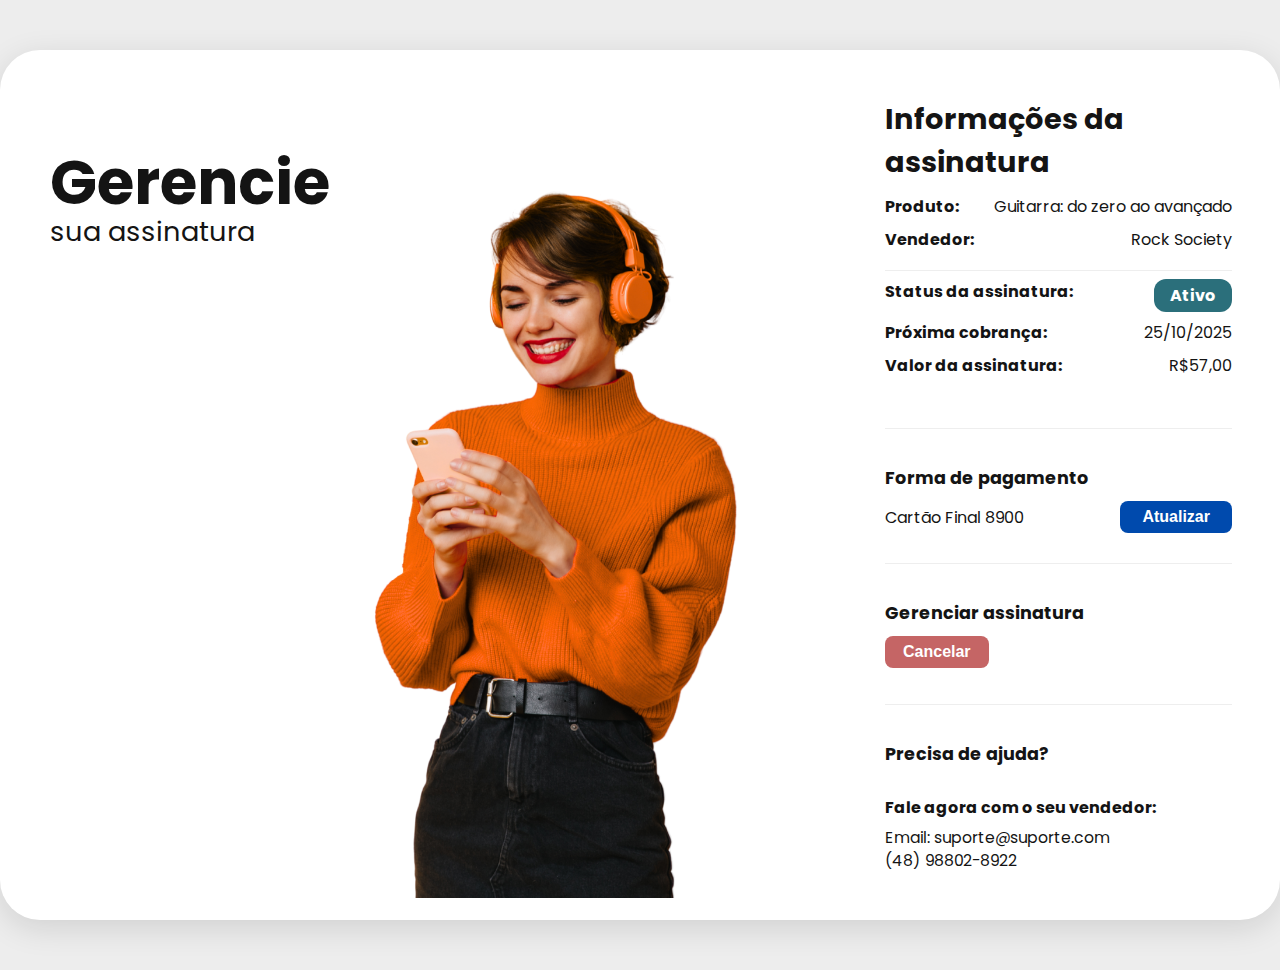
<file: index.html>
<!DOCTYPE html>
<html lang="pt-br">

<head>
    <meta charset="UTF-8">
    <meta name="viewport" content="width=device-width, initial-scale=1.0">
    <title>Gerencie a assinatura</title>
    <link href="https://fonts.googleapis.com/css2?family=Poppins:wght@400;700&display=swap" rel="stylesheet">
    <link rel="stylesheet" href="style.css">
</head>

<body>
    <script src="status.js"></script>
    <div class="container">

        <!-- Titulo lateral -->
        <div class="left">
            <h1 class="somente-desktop">
                <span>Gerencie</span> <br> sua assinatura
            </h1>
            <h1 class="somente-mobile">Gerencie sua assinatura</h1>
        </div>

        <!-- Substitua o src abaixo pela sua imagem -->
        <div class="imagem">
            <img src="_customer.png" alt="Pessoa usando celular">
        </div>

        <!-- Informações da assinatura -->
        <div class="right">
            <div class="info-title">Informações da assinatura</div>
            <div class="info-list">
                <div><span class="label">Produto:</span> <span class="value">Guitarra: do zero ao avançado</span></div>
                <div><span class="label">Vendedor:</span> <span class="value">Rock Society</span></div>
                <div class="divider"></div>

                <!-- Detalhes da assinatura -->
                <div>
                    <span class="label">Status da assinatura:</span>
                    <span id="status-assinatura" class="value status-ativo">Ativo</span>
                    <span id="cancelamento-info" class="cancelamento-info" style="display:none;"></span>
                </div>
                <div><span class="label">Próxima cobrança:</span> <span class="value">25/10/2025</span></div>
                <div><span class="label">Valor da assinatura:</span> <span class="value">R$57,00</span></div>
            </div>

            <!-- Cartão usado -->
            <div class="divider"></div>
            <div class="payment-title">Forma de pagamento</div>
            <div class="payment-row">
                <span class="payment-card">Cartão Final 8900</span>
                <button class="btn-update">Atualizar</button>
            </div>

            <!-- Gerenciamento da assinatura -->
            <div class="divider"></div>
            <div class="manage-title">Gerenciar assinatura</div>
            <div class="manage-row">
                <!-- <button class="btn-pause">Pausar</button>
                <button class="btn-edit">Alterar</button> -->
                <button class="btn-cancel">Cancelar</button>
            </div>

            <!-- Dados para suporte -->
            <div class="divider"></div>
            <div class="help-title">Precisa de ajuda?</div>
            <div class="help-section">
                <strong>Fale agora com o seu vendedor:</strong>
                <div class="contact">
                    Email: suporte@suporte.com<br>
                    (48) 98802-8922
                </div>
            </div>
        </div>
    </div>
</body>

</html>
</file>
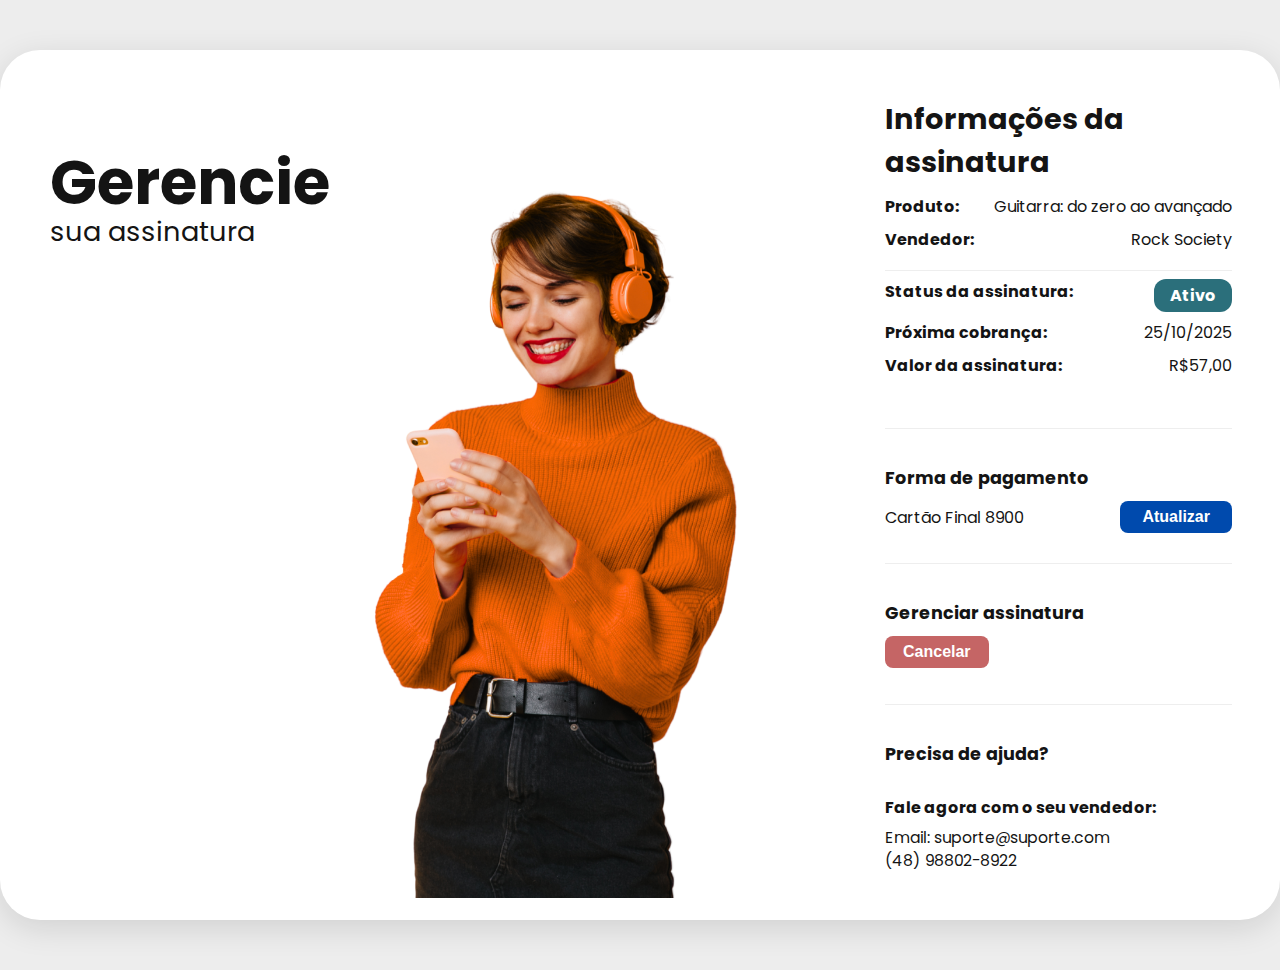
<file: subscription_management.html>
<!DOCTYPE html>
<html lang="pt-br">

<head>
    <meta charset="UTF-8">
    <meta name="viewport" content="width=device-width, initial-scale=1.0">
    <title>Gerencie a assinatura</title>
    <link href="https://fonts.googleapis.com/css2?family=Poppins:wght@400;700&display=swap" rel="stylesheet">
    <link rel="stylesheet" href="style.css">
</head>

<body>
    <script src="status.js"></script>
    <div class="container">

        <!-- Titulo lateral -->
        <div class="left">
            <h1 class="somente-desktop">
                <span>Gerencie</span> <br> sua assinatura
            </h1>
            <h1 class="somente-mobile">Gerencie sua assinatura</h1>
        </div>

        <!-- Substitua o src abaixo pela sua imagem -->
        <div class="imagem">
            <img src="_customer.png" alt="Pessoa usando celular">
        </div>

        <!-- Informações da assinatura -->
        <div class="right">
            <div class="info-title">Informações da assinatura</div>
            <div class="info-list">
                <div><span class="label">Produto:</span> <span class="value">Guitarra: do zero ao avançado</span></div>
                <div><span class="label">Vendedor:</span> <span class="value">Rock Society</span></div>
                <div class="divider"></div>

                <!-- Detalhes da assinatura -->
                <div>
                    <span class="label">Status da assinatura:</span>
                    <span id="status-assinatura" class="value status-ativo">Ativo</span>
                    <span id="cancelamento-info" class="cancelamento-info" style="display:none;"></span>
                </div>
                <div><span class="label">Próxima cobrança:</span> <span class="value">25/10/2025</span></div>
                <div><span class="label">Valor da assinatura:</span> <span class="value">R$57,00</span></div>
            </div>

            <!-- Cartão usado -->
            <div class="divider"></div>
            <div class="payment-title">Forma de pagamento</div>
            <div class="payment-row">
                <span class="payment-card">Cartão Final 8900</span>
                <button class="btn-update">Atualizar</button>
            </div>

            <!-- Gerenciamento da assinatura -->
            <div class="divider"></div>
            <div class="manage-title">Gerenciar assinatura</div>
            <div class="manage-row">
                <!-- <button class="btn-pause">Pausar</button>
                <button class="btn-edit">Alterar</button> -->
                <button class="btn-cancel">Cancelar</button>
            </div>

            <!-- Dados para suporte -->
            <div class="divider"></div>
            <div class="help-title">Precisa de ajuda?</div>
            <div class="help-section">
                <strong>Fale agora com o seu vendedor:</strong>
                <div class="contact">
                    Email: suporte@suporte.com<br>
                    (48) 98802-8922
                </div>
            </div>
        </div>
    </div>
</body>

</html>
</file>
<file: style.css>
/* === Reset e fonte global === */
body {
  background: #ededed;
  font-family: 'Poppins', Arial, sans-serif;
  margin: 0;
  padding: 0;
}

/* === Container principal do card === */
.container {
  position: relative;
  max-width: 1350px;
  margin: 50px auto;
  background: #fff;
  border-radius: 40px;
  box-shadow: 0 8px 32px rgba(0,0,0,0.12);
  display: flex;
  padding: 0;
  overflow: visible;
}

/* === Área do texto lateral (título) === */
.left {
  position: absolute; /* Sobrepõe a imagem */
  top: 100px;
  left: 50px;
  z-index: 2;
  background: transparent;
  width: 450px;
  padding: 0;
  display: flex;
  flex-direction: column;
  align-items: flex-start;
}

/* === Título principal === */
.left h1 {
  font-size: 1.7rem;
  font-weight: 400;
  margin: 0 0 12px 0;
  line-height: 1.1;
  max-width: 100%;
  color: #141414; /* Cor do texto principal */
}

.left span {
  font-size: 3.8rem;
  font-weight: 700;
  margin: 0 0 12px 0;
  line-height: 1.1;
  max-width: 100%;
  color: #141414; /* Cor do texto principal */
}

/* === Área da imagem do cliente === */
.imagem {
  margin-top: 24px;
  width: auto;
  border-radius: 24px;
  padding: 0;
  display: flex;
  justify-content: flex-start;
  align-items: center;
  position: relative;
  z-index: 1;
}

/* === Imagem do cliente === */
.imagem img {
  width: 630px; /* Largura da imagem desktop */
  max-width: 100%;
  border-radius: 24px;
  margin-left: 250px;
  margin-right: 5px;
  margin-bottom: -15px;
}

/* === Área das informações da assinatura === */
.right {
  flex: 3;
  padding: 48px 48px 48px 0;
  display: flex;
  flex-direction: column;
  justify-content: center;
  color: #141414; /* Cor do texto secundário */
}

/* === Status da assinatura (ativo/cancelado) === */
.status-ativo {
  background: #2b6f7b; /* Azul esverdeado */
  padding: 4px 16px;
  border-radius: 12px;
  font-weight: 700;
  display: inline-block;
  color: #fff;
}
.status-cancelado {
  background: #c56565; /* Vermelho */
  padding: 4px 16px;
  border-radius: 12px;
  font-weight: 700;
  display: inline-block;
  color: #fff;
}

/* === Informação de cancelamento (data e hora) === */
.cancelamento-info {
  display: block;
  font-size: 0.95rem;
  color: #c56565;
  margin-top: 4px;
}

/* === Elemento do status para JS === */
#status-assinatura {
  color: #fff;
  font-weight: 700;
}

/* === Título das seções de informações === */
.info-title {
  font-size: 1.8rem;
  font-weight: 700;
  margin-bottom: 10px;
  color: #141414;
}

/* === Lista de informações da assinatura === */
.info-list {
  font-size: 1rem;
  margin-bottom: 24px;
}

/* === Cada linha da lista de informações === */
.info-list div {
  margin-bottom: 8px;
  display: flex;
  justify-content: space-between;
}

/* === Label das informações === */
.info-list .label {
  color: #141414;
  font-weight: 700;
}

/* === Valor das informações === */
.info-list .value {
  color: #141414;
  font-weight: 400;
}

/* === Linha divisória entre seções === */
.divider {
  border-bottom: 1px solid #eee;
  margin: 18px 0;
}

/* === Títulos das seções de pagamento, gerenciamento e ajuda === */
.payment-title, .manage-title, .help-title {
  font-size: 1.1rem;
  font-weight: 700;
  margin: 18px 0 10px 0;
  color: #141414;
}

/* === Linha do cartão de pagamento === */
.payment-row {
  display: flex;
  align-items: center;
  justify-content: space-between;
  margin-bottom: 12px;
}

/* === Texto do cartão de pagamento === */
.payment-card {
  font-size: 1rem;
  color: #141414;
}

/* === Botão azul de atualizar cartão === */
.btn-update {
  background: #004aad; /* Azul */
  color: #fff;
  border: none;
  border-radius: 8px;
  padding: 7px 22px;
  font-size: 1rem;
  font-weight: 600;
  cursor: pointer;
  transition: background 0.2s;
}
.btn-update:hover {
  background: #00337a;
}

/* === Área dos botões de gerenciamento === */
.manage-row {
  display: flex;
  gap: 12px;
  margin-bottom: 18px;
}

/* === Botão azul esverdeado de pausar === */
.btn-pause {
  background: #2b6f7b;
  color: #fff;
  border: none;
  border-radius: 8px;
  padding: 7px 18px;
  font-size: 1rem;
  font-weight: 600;
  cursor: pointer;
}

/* === Botão laranja de alterar === */
.btn-edit {
  background: #e57d28;
  color: #fff;
  border: none;
  border-radius: 8px;
  padding: 7px 18px;
  font-size: 1rem;
  font-weight: 600;
  cursor: pointer;
}

/* === Botão vermelho de cancelar === */
.btn-cancel {
  background: #c56565;
  color: #fff;
  border: none;
  border-radius: 8px;
  padding: 7px 18px;
  font-size: 1rem;
  font-weight: 600;
  cursor: pointer;
}

/* === Área de ajuda === */
.help-section {
  margin-top: 18px;
  font-size: 1rem;
  color: #141414;
}
.help-section strong {
  font-weight: 700;
  display: block;
  margin-bottom: 6px;
}
.help-section .contact {
  margin-top: 6px;
  color: #141414;
  font-size: 0.98rem;
}

/* === Responsivo para tablets === */
@media (max-width: 900px) {
  .container {
    flex-direction: column; /* Empilha as áreas */
    border-radius: 24px;
    max-width: 98vw;
    margin: 16px auto;
    box-shadow: 0 4px 16px rgba(0,0,0,0.10);
  }
  .left, .right {
    position: static; /* Remove sobreposição */
    width: 100%;
    padding: 24px 16px;
    color: #141414;
  }
  .imagem img {
    width: 180px; /* Reduz imagem */
    margin: 0 auto;
    display: block;
  }
}

/* === Responsivo para celulares === */
@media (max-width: 600px) {
  .container {
    flex-direction: column;
    border-radius: 12px;
    max-width: 100vw;
    margin: 4px;
    padding: 0;
  }
  .left, .right {
    padding: 12px 8px;
    width: 100%;
    color: #141414;
  }
  .left h1 {
    font-size: 1.5rem; /* Reduz título */
    max-width: 100%;
    margin-top: 2%;
    margin-left: 8%;
    color: #141414;
    text-align: center; /* Centraliza texto */
    white-space: normal; /* Permite quebra automática */
    font-weight: 700;
  }
  .imagem img {
    width: 100%; /* Imagem menor */
    margin-top: -18%;
    display: block;
  }
  .info-title, .payment-title, .manage-title, .help-title {
    font-size: 1rem;
    margin: 12px 0 6px 0;
    color: #141414;
  }
  .info-list, .help-section {
    font-size: 0.95rem;
    color: #141414;
  }
  .btn-update, .btn-pause, .btn-edit, .btn-cancel {
    font-size: 0.95rem;
    padding: 6px 12px;
  }
  .info-list div {
    flex-direction: column;
    align-items: flex-start;
    word-break: break-word;
    gap: 2px;
  }
  .info-list .label, .info-list .value {
    width: 100%;
    display: block;
    text-align: left;
    white-space: normal;
  }
  .status-ativo,
  .status-cancelado {
    width: auto;
    max-width: 110px; /* Aumente para caber "Cancelado" */
    min-width: 30px;
    display: inline-block;
    text-align: center !important;
    white-space: nowrap; /* Impede quebra de linha */
    padding: 4px 10px;   /* Reduz padding para caber melhor */
  }
   .payment-row {
    flex-direction: column;
    align-items: flex-start;
    gap: 8px;
  }
  .btn-update {
    width: 25%;
    text-align: center;
  }
}

.somente-mobile {
  display: none;
}
@media (max-width: 600px) {
  .somente-mobile {
    display: block;
  }
}

/* Esconde no mobile, mostra no desktop */
.somente-desktop {
  display: block;
}
@media (max-width: 600px) {
  .somente-desktop {
    display: none;
  }
}
</file>
